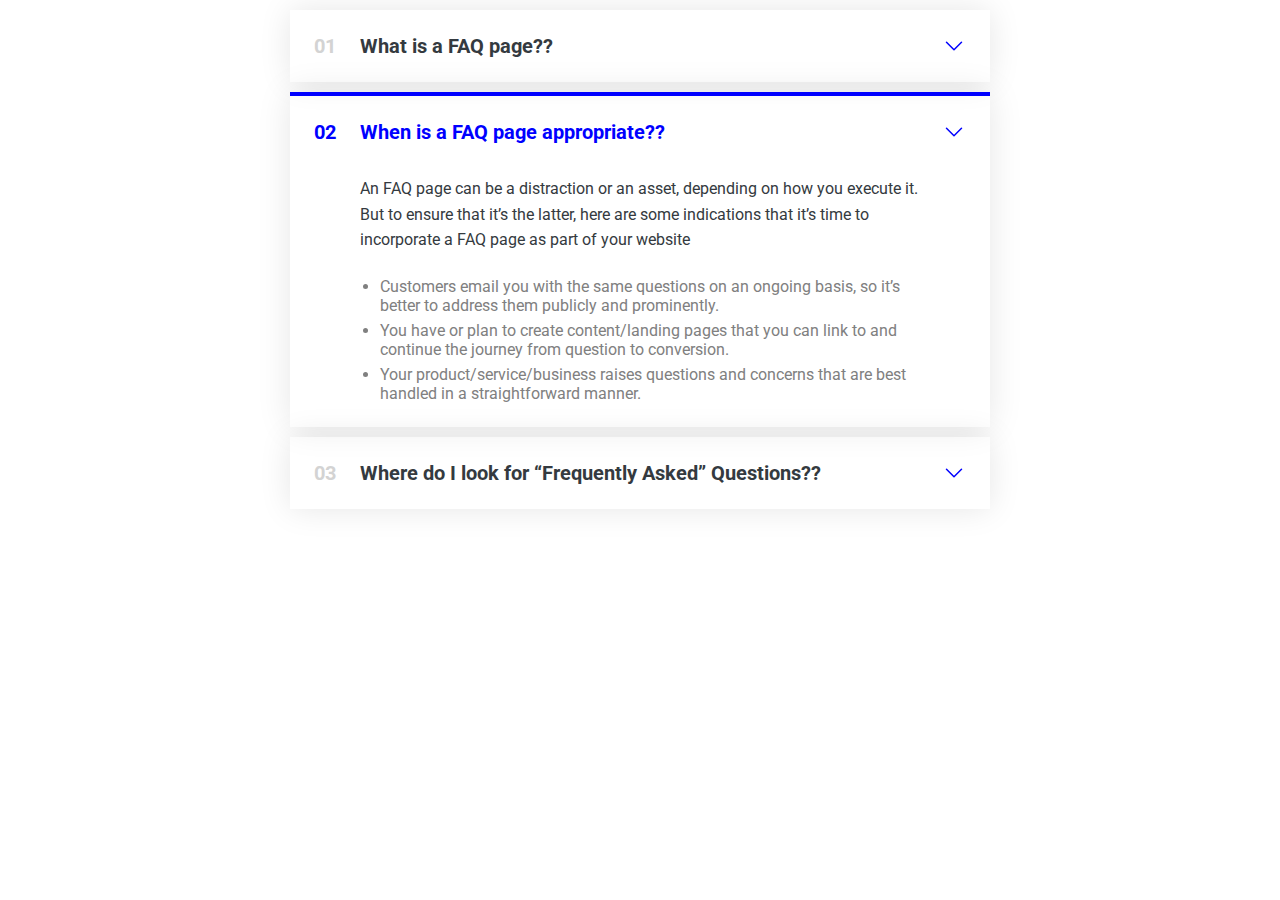
<file: accordion-component/index.html>
<!DOCTYPE html>
<html lang="en">
<head>
    <meta charset="UTF-8">
    <meta http-equiv="X-UA-Compatible" content="IE=edge">
    <meta name="viewport" content="width=device-width, initial-scale=1.0">
    <link rel="preconnect" href="https://fonts.googleapis.com">
<link rel="preconnect" href="https://fonts.gstatic.com" crossorigin>
<link href="https://fonts.googleapis.com/css2?family=Roboto&display=swap" rel="stylesheet">

    <title>Accordion Component</title>
    
    <style>
        * {
            margin: 0;
            padding: 0;
            box-sizing: border-box;
        }
        body {
            font-family: 'Roboto', sans-serif;
            color: #343a40;
        }
        .accordion {
            width: 700px;
            margin: 10px auto;
        }
        .item {
            box-shadow: 0 0 32px rgba(0,0,0,0.1);
            padding: 24px;

            display: grid;
            grid-template-columns: auto 1fr auto;
            column-gap: 24px;
            row-gap: 32px;
            align-items: center;

            

        }

        .number, .text {
            font-size: 20px;
            font-weight:bold;
            /*color: blue;*/
            
        }

        .number {
            color: lightgrey;
        }

        .text {
            
        }

        .icon {
            width: 24px;
            height: 24px;
            stroke: blue;
        }

        .hidden-box {
            grid-column: 2;
            display: none;
        }

        .hidden-box p{
            line-height: 1.6;
            margin-bottom: 24px;
        }

        .hidden-box ul{
            color: grey;
            margin-left: 20px;
            display: flex;
            flex-direction: column;
            gap: 6px;
        }

        .open {
            border-top: 4px solid blue;
        }

        .open .hidden-box{
            display: block;
        }

        .open .number, .open .text {
            color: blue;
        }
    </style>
    
</head>
<body>

    <div class="accordion">
        <div class="item">
            <p class="number">01</p>
            <p class="text">What is a FAQ page??</p>
            <svg class="icon" xmlns="http://www.w3.org/2000/svg" fill="none" viewBox="0 0 24 24" stroke-width="1.5" stroke="currentColor" class="w-6 h-6">
                <path stroke-linecap="round" stroke-linejoin="round" d="M19.5 8.25l-7.5 7.5-7.5-7.5" />
            </svg>
            <div class="hidden-box">
                <p>
                    Lorem ipsum dolor, sit amet consectetur adipisicing 
                    elit. Aliquam iusto illum pariatur aliquid sequi dolor 
                    non, at libero amet quos, sit sapiente laudantium! 
                    Aspernatur, soluta! Aspernatur dignissimos incidunt 
                    voluptates a!
                </p>
            <ul>
                <li>Lorem ipsum dolor, sit amet consectetur adipisicing elit.</li>
                <li>Lorem ipsum dolor, sit amet consectetur adipisicing elit.</li>
                <li>Lorem ipsum dolor, sit amet consectetur adipisicing elit.</li>
            </ul>
             
            </div>
        </div>
    </div>

    <div class="accordion">
        <div class="item open">
            <p class="number">02</p>
            <p class="text">When is a FAQ page appropriate??</p>
            <svg class="icon" xmlns="http://www.w3.org/2000/svg" fill="none" viewBox="0 0 24 24" stroke-width="1.5" stroke="currentColor" class="w-6 h-6">
                <path stroke-linecap="round" stroke-linejoin="round" d="M19.5 8.25l-7.5 7.5-7.5-7.5" />
            </svg>
            <div class="hidden-box">
                <p>
                    An FAQ page can be a distraction or an asset, depending on how you execute it.

But to ensure that it’s the latter, here are some indications that it’s time to incorporate a FAQ page as part of your website
                </p>
            <ul>
                <li>Customers email you with the same questions on an ongoing basis, so it’s better to address them publicly and prominently.</li>
                <li>You have or plan to create content/landing pages that you can link to and continue the journey from question to conversion.</li>
                <li>Your product/service/business raises questions and concerns that are best handled in a straightforward manner.</li>
            </ul>
               
        </div>
        </div>
    </div>

    <div class="accordion">
        <div class="item">
            <p class="number">03</p>
            <p class="text">Where do I look for “Frequently Asked” Questions??</p>
            <svg class="icon" xmlns="http://www.w3.org/2000/svg" fill="none" viewBox="0 0 24 24" stroke-width="1.5" stroke="currentColor" class="w-6 h-6">
                <path stroke-linecap="round" stroke-linejoin="round" d="M19.5 8.25l-7.5 7.5-7.5-7.5" />
            </svg>
            <div class="hidden-box">
                <p>
                    Lorem ipsum dolor, sit amet consectetur adipisicing 
                    elit. Aliquam iusto illum pariatur aliquid sequi dolor 
                    non, at libero amet quos, sit sapiente laudantium! 
                    Aspernatur, soluta! Aspernatur dignissimos incidunt 
                    voluptates a!
                </p>
            <ul>
                <li>Lorem ipsum dolor, sit amet consectetur adipisicing elit.</li>
                <li>Lorem ipsum dolor, sit amet consectetur adipisicing elit.</li>
                <li>Lorem ipsum dolor, sit amet consectetur adipisicing elit.</li>
            </ul>
             
            </div>
        </div>
    </div>
    
</body>
</html>
</file>
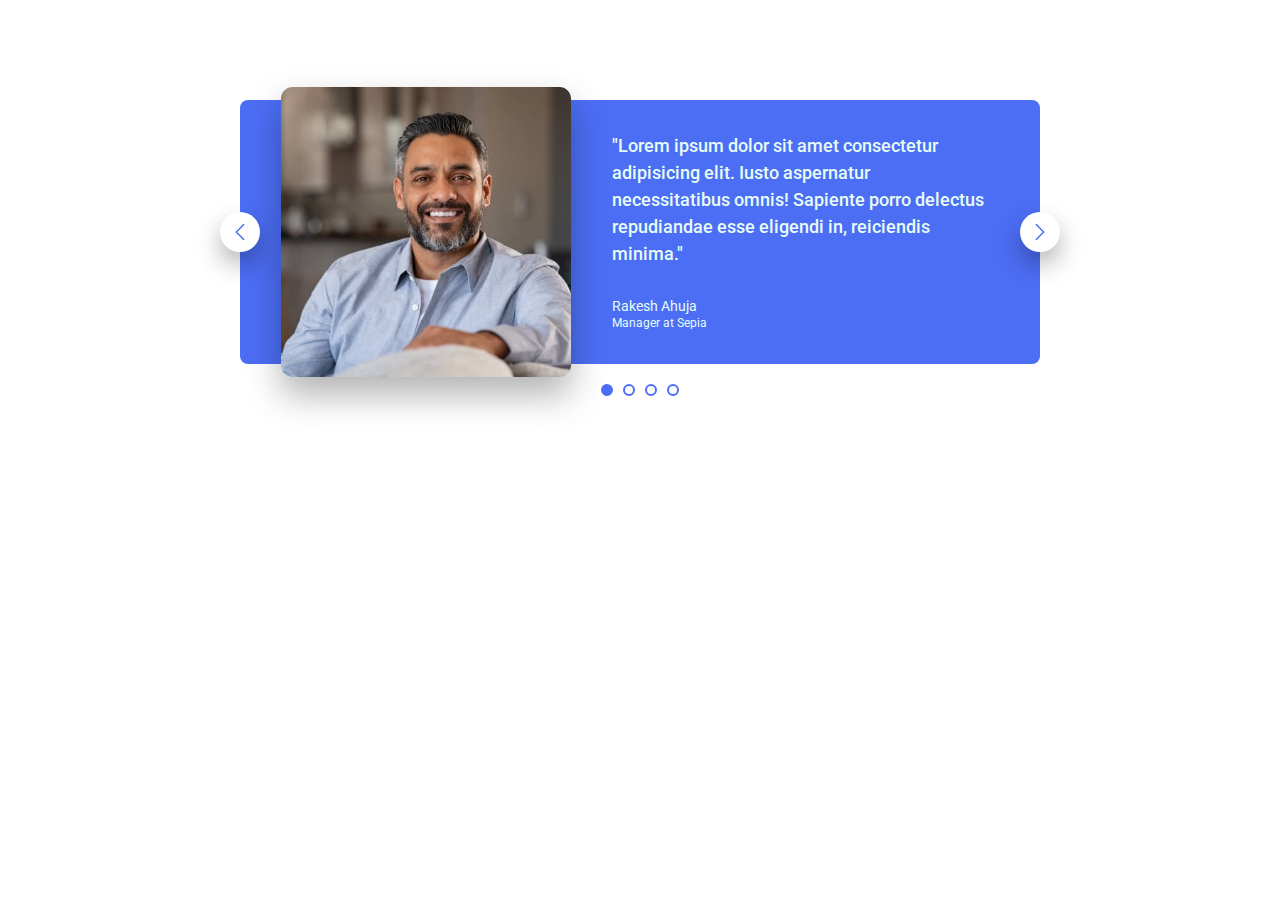
<file: carousel-component/index.html>
<!DOCTYPE html>
<html lang="en">
<head>
    <meta charset="UTF-8">
    <meta http-equiv="X-UA-Compatible" content="IE=edge">
    <meta name="viewport" content="width=device-width, initial-scale=1.0">
    <link rel="preconnect" href="https://fonts.googleapis.com">
    <link rel="preconnect" href="https://fonts.gstatic.com" crossorigin>
    <link href="https://fonts.googleapis.com/css2?family=Roboto&display=swap" rel="stylesheet">
    <link rel="stylesheet" type="text/css" href="style.css" />
    <title>Carousel</title>
</head>
<body>

    <div class="carousel">
        <img src="photo.jpg" alt="man"/>
        <blockquote class="testimonial">
            <p class="testimonial-text">
                "Lorem ipsum dolor sit amet consectetur adipisicing elit. 
                Iusto aspernatur necessitatibus omnis! Sapiente porro 
                delectus repudiandae esse eligendi in, reiciendis minima."
            <p class="testimonial-author">Rakesh Ahuja</p>
            <p class="testimonial-job">Manager at Sepia</p>
        </blockquote>

        <button class="btn btn--left">
            <svg xmlns="http://www.w3.org/2000/svg" fill="none" viewBox="0 0 24 24" stroke-width="1.5" stroke="currentColor" class="btn-icon">
                <path stroke-linecap="round" stroke-linejoin="round" d="M15.75 19.5L8.25 12l7.5-7.5" />
            </svg>    
        </button>

        <button class="btn btn--right">
            <svg xmlns="http://www.w3.org/2000/svg" fill="none" viewBox="0 0 24 24" stroke-width="1.5" stroke="currentColor" class="btn-icon">
                <path stroke-linecap="round" stroke-linejoin="round" d="M8.25 4.5l7.5 7.5-7.5 7.5" />
              </svg>                 
        </button>

        <div class="dots">
            <button class="dot dot--fill">&nbsp;</button>
            <button class="dot">&nbsp;</button>
            <button class="dot">&nbsp;</button>
            <button class="dot">&nbsp;</button>
        </div>
        
    </div>
    
</body> 
</html>
</file>
<file: carousel-component/style.css>
* {
    margin:0;
    padding:0;
    box-sizing: border-box;
}

body {
    font-family: "Roboto", sans-serif;
    color: black;
    line-height: 1;
}

.carousel {
    width: 800px;
    margin: 100px auto;
    background-color: #4c6ef5;
    padding: 32px;
    padding-left: 86px;
    padding-right: 50px; 
    border-radius: 8px;
    position: relative;
    

    display:flex;
    /*align-items: center;*/
    gap: 86px;
}
img {
    height: 200px;
    border-radius: 8px;
    transform: scale(1.45);
    box-shadow: 0 12px 24px rgba(0,0,0,0.3);
}

.testimonial-text {
    font-size: 18px;
    font-weight: 500;
    line-height: 1.5;
    margin-bottom: 32px;
    color: #e6fcf5;
}

.testimonial-author {
    font-size: 14px;
    margin-bottom: 4px;
    color: #e6fcf5;
}

.testimonial-job {
    font-size: 12px;
    color: #e6fcf5;
}

.btn {
    background-color: #fff;
    border: none; 
    height: 40px;
    width: 40px;
    border-radius: 50%;
    position: absolute;
    top: 40%;
    display: flex;
    align-items: center;
    justify-content: center;
    box-shadow: 0 12px 24px rgba(0,0,0,0.3);
    cursor: pointer;
}

.btn-icon {
    height: 24px;
    width: 24px;
    stroke: #4c6ef5;
}

.btn--left {
    left: 0;
    top: 50%;
    transform: translate(-50%, -50%);
}

.btn--right {
    right: 0;
    top: 50%;
    transform: translate(50%, -50%);
}

.dots {
    position: absolute;
    left: 50%;
    bottom: 0px;
    transform: translate(-50%, 32px);
    display: flex;
    gap:10px;
    
}

.dot {
    height: 12px;
    width: 12px;
    background-color: #fff;
    border: 2px solid #4c6ef5;
    border-radius: 50%;
    cursor: pointer;
}

.dot--fill {
    background-color: #4c6ef5;
}
</file>
